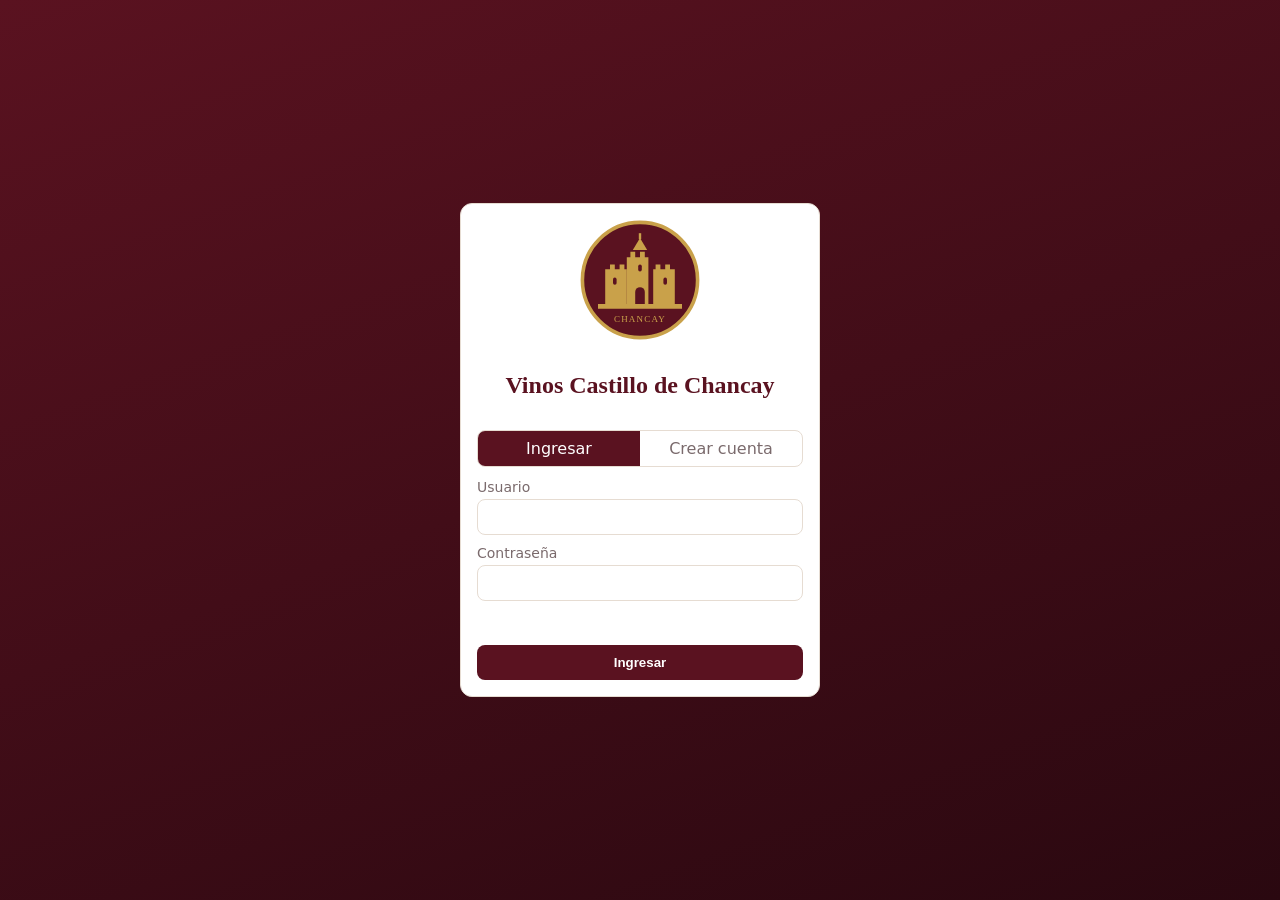
<file: index.html>
<!doctype html>
<html lang="es">
<head>
  <meta charset="utf-8">
  <meta name="viewport" content="width=device-width, initial-scale=1">
  <title>Vinos Castillo de Chancay</title>
  <link rel="icon" href="img/logo.svg">
  <link rel="stylesheet" href="css/estilos.css">
</head>
<body>

  <!-- LOGIN / REGISTRO -->
  <section id="login" class="login">
    <div class="card login-card">
      <img src="img/logo.svg" alt="Castillo de Chancay" class="logo-grande">
      <h1>Vinos Castillo de Chancay</h1>
      <div class="tabs">
        <button type="button" data-tab="ingresar" class="activo">Ingresar</button>
        <button type="button" data-tab="registro">Crear cuenta</button>
      </div>

      <form id="formLogin" class="form-grid">
        <label>Usuario <input id="usuario" autocomplete="username" required></label>
        <label>Contraseña <input id="clave" type="password" autocomplete="current-password" required></label>
        <p id="errorLogin" class="error"></p>
        <button class="btn">Ingresar</button>
      </form>

      <form id="formRegistro" class="form-grid oculto">
        <label>Nombre completo <input id="regNombre" required></label>
        <label>Usuario <input id="regUsuario" autocomplete="username" required></label>
        <label>Contraseña <input id="regClave" type="password" minlength="4" autocomplete="new-password" required></label>
        <p id="errorRegistro" class="error"></p>
        <button class="btn">Crear cuenta</button>
      </form>
    </div>
  </section>

  <div id="app" class="oculto">
    <header class="topbar">
      <div class="marca"><img src="img/logo.svg" alt=""><span>Castillo de Chancay</span></div>
      <nav id="nav"></nav>
      <div class="usuario">
        <span id="nombreUsuario"></span> <span id="rolUsuario" class="rol"></span>
        <button id="salir" class="btn-sec">Salir</button>
      </div>
    </header>

    <main>
      <!-- ===== CLIENTE ===== -->
      <section id="vista-tienda" class="vista oculto">
        <div class="cabecera">
          <h2>Nuestros vinos</h2>
          <input id="buscarTienda" placeholder="Buscar vino…">
        </div>
        <div id="catalogo" class="catalogo"></div>
      </section>

      <section id="vista-carrito" class="vista oculto">
        <h2>Mi carrito</h2>
        <div class="card tabla-wrap">
          <table>
            <thead><tr><th>Vino</th><th>Precio</th><th>Cantidad</th><th>Subtotal</th><th></th></tr></thead>
            <tbody id="tablaCarrito"></tbody>
          </table>
        </div>
        <div class="total-compra">
          <b>Total: <span id="totalCarrito">S/ 0.00</span></b>
          <button id="comprar" class="btn">Confirmar compra</button>
        </div>
        <p id="msgCarrito" class="error"></p>
      </section>

      <section id="vista-miscompras" class="vista oculto">
        <h2>Mis compras</h2>
        <div id="listaMisCompras"></div>
      </section>

      <!-- ===== ADMINISTRADOR ===== -->
      <section id="vista-panel" class="vista oculto">
        <h2>Panel</h2>
        <div class="stats">
          <div class="card stat"><span>Ventas de hoy</span><b id="sHoy">S/ 0.00</b></div>
          <div class="card stat"><span>Ventas totales</span><b id="sTotal">S/ 0.00</b></div>
          <div class="card stat"><span>Pedidos</span><b id="sPedidos">0</b></div>
          <div class="card stat"><span>Clientes</span><b id="sClientes">0</b></div>
          <div class="card stat"><span>Botellas en stock</span><b id="sStock">0</b></div>
          <div class="card stat"><span>Valor del inventario</span><b id="sValor">S/ 0.00</b></div>
        </div>
        <div class="dos-col">
          <div class="card">
            <h3>Vinos más vendidos</h3>
            <ol id="topVinos" class="lista"></ol>
          </div>
          <div class="card">
            <h3>Stock bajo (≤ 5 botellas)</h3>
            <ul id="stockBajo" class="lista"></ul>
          </div>
        </div>
      </section>

      <section id="vista-ventas" class="vista oculto">
        <div class="cabecera">
          <h2>Ventas</h2>
          <input id="filtroVentas" placeholder="Buscar por cliente o vino…">
          <input id="fechaVentas" type="date">
        </div>
        <div class="card tabla-wrap">
          <table>
            <thead><tr><th>N°</th><th>Fecha</th><th>Cliente</th><th>Detalle</th><th>Total</th><th></th></tr></thead>
            <tbody id="tablaVentas"></tbody>
            <tfoot><tr><th colspan="4">Total mostrado</th><th id="totalVentas">S/ 0.00</th><th></th></tr></tfoot>
          </table>
        </div>
      </section>

      <section id="vista-vinos" class="vista oculto">
        <div class="cabecera">
          <h2>Inventario de vinos</h2>
          <input id="buscar" placeholder="Buscar por nombre, tipo o cepa…">
          <button id="nuevoVino" class="btn">+ Nuevo vino</button>
        </div>
        <div class="card tabla-wrap">
          <table>
            <thead><tr><th>Nombre</th><th>Tipo</th><th>Cepa</th><th>Año</th><th>Precio</th><th>Stock</th><th></th></tr></thead>
            <tbody id="tablaVinos"></tbody>
          </table>
        </div>
      </section>

      <section id="vista-clientes" class="vista oculto">
        <h2>Clientes</h2>
        <div class="card tabla-wrap">
          <table>
            <thead><tr><th>Nombre</th><th>Usuario</th><th>Registrado</th><th>Compras</th><th>Total gastado</th></tr></thead>
            <tbody id="tablaClientes"></tbody>
          </table>
        </div>
      </section>
    </main>
  </div>

  <!-- MODAL VINO -->
  <dialog id="modalVino">
    <form id="formVino" method="dialog" class="form-grid">
      <h3 id="tituloModal">Nuevo vino</h3>
      <label>Nombre <input name="nombre" required></label>
      <label>Tipo
        <select name="tipo">
          <option>Tinto</option><option>Blanco</option><option>Rosado</option>
          <option>Espumante</option><option>Borgoña</option><option>Dulce</option>
        </select>
      </label>
      <label>Cepa <input name="cepa"></label>
      <label>Año <input name="anio" type="number" min="1900" max="2100"></label>
      <label>Precio (S/) <input name="precio" type="number" step="0.01" min="0" required></label>
      <label>Stock <input name="stock" type="number" min="0" required></label>
      <div class="acciones">
        <button type="button" id="cancelarVino" class="btn-sec">Cancelar</button>
        <button class="btn" value="ok">Guardar</button>
      </div>
    </form>
  </dialog>

  <script src="js/app.js"></script>
</body>
</html>
</file>
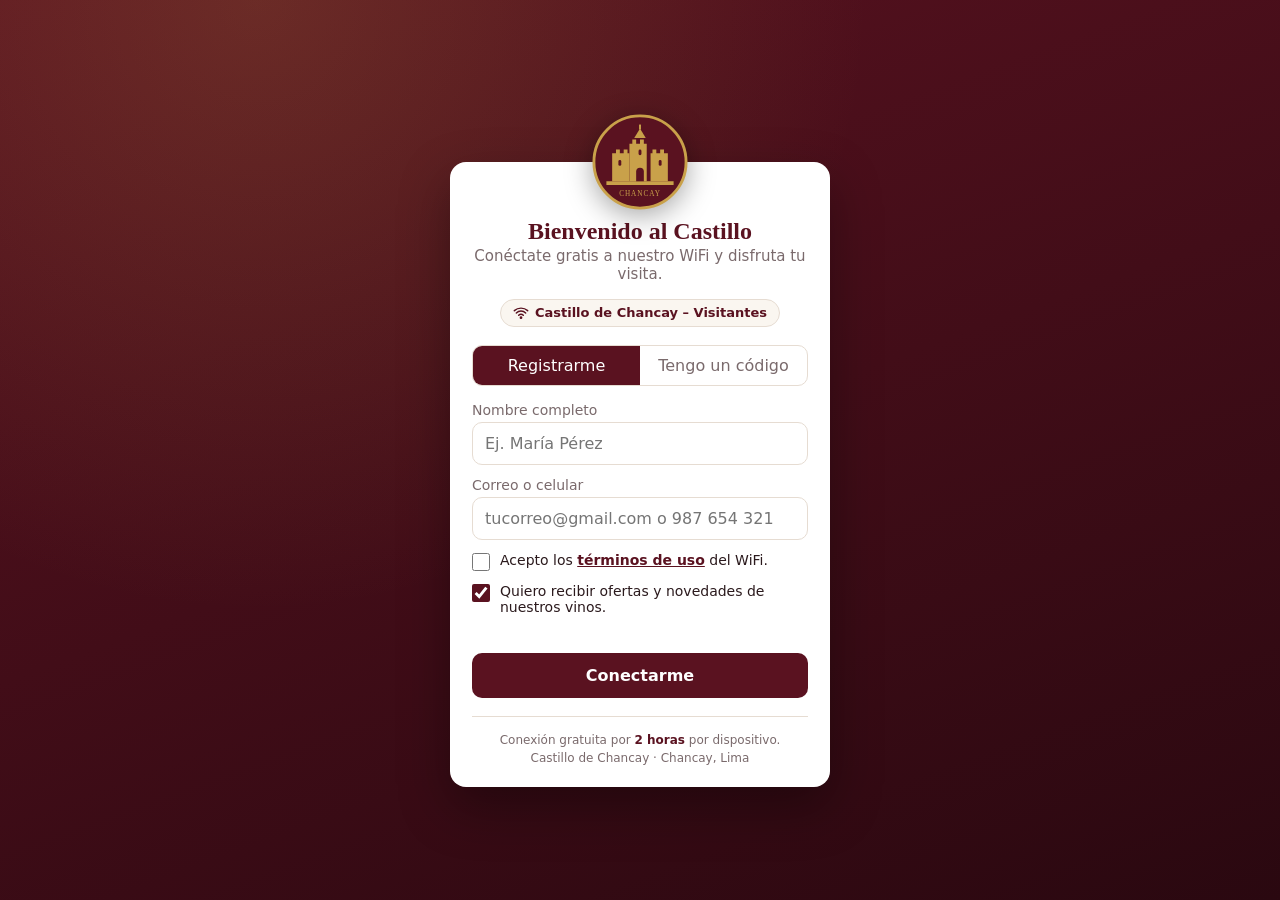
<file: portal/index.html>
<!doctype html>
<html lang="es">
<head>
  <meta charset="utf-8">
  <meta name="viewport" content="width=device-width, initial-scale=1">
  <title>WiFi Castillo de Chancay</title>
  <!--
    Portal cautivo – Castillo de Chancay
    Archivo único (CSS, JS y logo incluidos) para poder subirlo tal cual al router.
    Integración con el router: ver la sección "CONEXIÓN CON EL ROUTER" al final del script.
  -->
  <style>
    :root {
      --vino: #5a1220; --vino-2: #7d1a2e; --oro: #c9a14a;
      --fondo: #f6f1ea; --card: #fff; --texto: #2b1a1d; --muted: #7a6a6c; --borde: #e6dcd2;
    }
    * { box-sizing: border-box; }
    body {
      margin: 0; min-height: 100vh; font-family: system-ui, -apple-system, "Segoe UI", sans-serif;
      color: var(--texto); display: grid; place-items: center; padding: 72px 16px 24px;
      background:
        radial-gradient(circle at 20% 0%, rgba(201,161,74,.18), transparent 45%),
        linear-gradient(160deg, var(--vino) 0%, #2a0810 100%);
    }
    .oculto { display: none !important; }
    .card {
      width: 100%; max-width: 380px; background: var(--card); border-radius: 16px;
      padding: 28px 22px 20px; box-shadow: 0 20px 50px rgba(0,0,0,.35); text-align: center;
    }
    .logo { width: 96px; height: 96px; margin: -76px auto 8px; display: block;
      filter: drop-shadow(0 6px 14px rgba(0,0,0,.35)); }
    h1 { font-family: Georgia, serif; color: var(--vino); font-size: 24px; margin: 4px 0 2px; }
    .sub { color: var(--muted); margin: 0 0 16px; font-size: 15px; }
    .wifi { display: inline-flex; align-items: center; gap: 6px; background: #faf6f0;
      border: 1px solid var(--borde); color: var(--vino); font-weight: 600; font-size: 13px;
      padding: 5px 12px; border-radius: 99px; margin-bottom: 18px; }
    .wifi svg { width: 16px; height: 16px; }

    .tabs { display: flex; border: 1px solid var(--borde); border-radius: 10px; overflow: hidden; margin-bottom: 16px; }
    .tabs button { flex: 1; padding: 10px; border: 0; background: transparent; cursor: pointer; font: inherit; color: var(--muted); }
    .tabs button.activo { background: var(--vino); color: #fff; }

    form { display: grid; gap: 12px; text-align: left; }
    label { display: block; font-size: 14px; color: var(--muted); }
    input[type=text], input[type=email], input[type=tel] {
      width: 100%; padding: 11px 12px; border: 1px solid var(--borde); border-radius: 10px;
      font: inherit; font-size: 16px; margin-top: 4px; color: var(--texto); background: #fff;
    }
    input:focus { outline: 2px solid var(--oro); outline-offset: 1px; border-color: var(--oro); }
    .check { display: flex; gap: 10px; align-items: flex-start; font-size: 14px; color: var(--texto); }
    .check input { width: 18px; height: 18px; margin: 1px 0 0; accent-color: var(--vino); flex: none; }
    .check a { color: var(--vino); font-weight: 600; }
    .btn { width: 100%; background: var(--vino); color: #fff; border: 0; border-radius: 10px;
      padding: 13px 16px; cursor: pointer; font: inherit; font-weight: 700; font-size: 16px; }
    .btn:hover { background: var(--vino-2); }
    .btn:disabled { opacity: .6; cursor: wait; }
    .error { color: #b00020; min-height: 1em; margin: 0; font-size: 14px; }

    .pie { margin-top: 18px; padding-top: 14px; border-top: 1px solid var(--borde);
      color: var(--muted); font-size: 12px; line-height: 1.5; }
    .pie b { color: var(--vino); }

    /* Pantalla de éxito */
    .ok-icono { width: 64px; height: 64px; border-radius: 50%; background: #e9f5ec; color: #1e7a3c;
      display: grid; place-items: center; margin: 4px auto 10px; }
    .ok-icono svg { width: 34px; height: 34px; }
    .datos { background: #faf6f0; border: 1px solid var(--borde); border-radius: 10px; padding: 12px;
      text-align: left; font-size: 14px; margin: 14px 0; display: grid; gap: 6px; }
    .datos div { display: flex; justify-content: space-between; gap: 10px; }
    .datos span { color: var(--muted); }
    .promo { background: linear-gradient(135deg, var(--vino), #3a0a14); color: #fff; border-radius: 12px;
      padding: 14px; text-align: left; margin-bottom: 14px; }
    .promo b { color: var(--oro); font-family: Georgia, serif; font-size: 17px; display: block; margin-bottom: 2px; }
    .promo p { margin: 0; font-size: 14px; opacity: .9; }
    .codigo { display: inline-block; margin-top: 8px; border: 1px dashed var(--oro); color: var(--oro);
      padding: 3px 10px; border-radius: 6px; font-weight: 700; letter-spacing: 1px; }

    dialog { border: 0; border-radius: 14px; padding: 20px; width: min(420px, 92vw); max-height: 80vh; }
    dialog::backdrop { background: rgba(0,0,0,.5); }
    dialog h3 { font-family: Georgia, serif; color: var(--vino); margin-top: 0; }
    dialog ol { padding-left: 18px; font-size: 14px; line-height: 1.5; color: var(--texto); }
  </style>
</head>
<body>

  <!-- ===== REGISTRO ===== -->
  <main id="pantallaIngreso" class="card">
    <svg class="logo" viewBox="0 0 200 200" role="img" aria-label="Castillo de Chancay">
      <circle cx="100" cy="100" r="96" fill="#5a1220" stroke="#c9a14a" stroke-width="6"/>
      <g fill="#c9a14a">
        <path d="M42 140V82h8v-8h8v8h8v-8h8v8h4v58z"/><path d="M122 140V82h4v-8h8v8h8v-8h8v8h8v58z"/>
        <path d="M78 140V62h6v-9h8v9h8v-9h8v9h6v78z"/><path d="M100 30l12 20H88z"/>
        <rect x="98" y="22" width="4" height="10"/><path d="M30 140h140v8H30z"/>
      </g>
      <g fill="#5a1220">
        <path d="M92 140v-20a8 8 0 0 1 16 0v20z"/><rect x="55" y="96" width="6" height="12" rx="3"/>
        <rect x="139" y="96" width="6" height="12" rx="3"/><rect x="97" y="74" width="6" height="12" rx="3"/>
      </g>
      <text x="100" y="170" text-anchor="middle" font-family="Georgia, serif" font-size="15" fill="#c9a14a" letter-spacing="2">CHANCAY</text>
    </svg>

    <h1>Bienvenido al Castillo</h1>
    <p class="sub">Conéctate gratis a nuestro WiFi y disfruta tu visita.</p>
    <span class="wifi">
      <svg viewBox="0 0 24 24" fill="none" stroke="currentColor" stroke-width="2.2" stroke-linecap="round"><path d="M2 8.5a15 15 0 0 1 20 0"/><path d="M5 12a10 10 0 0 1 14 0"/><path d="M8.5 15.5a5 5 0 0 1 7 0"/><circle cx="12" cy="19" r="1" fill="currentColor"/></svg>
      Castillo de Chancay – Visitantes
    </span>

    <div class="tabs">
      <button type="button" data-tab="registro" class="activo">Registrarme</button>
      <button type="button" data-tab="codigo">Tengo un código</button>
    </div>

    <form id="formRegistro" novalidate>
      <label>Nombre completo
        <input type="text" id="nombre" autocomplete="name" placeholder="Ej. María Pérez" required>
      </label>
      <label>Correo o celular
        <input type="text" id="contacto" autocomplete="email" placeholder="tucorreo@gmail.com o 987 654 321" required>
      </label>
      <label class="check">
        <input type="checkbox" id="terminos">
        <span>Acepto los <a href="#" id="verTerminos">términos de uso</a> del WiFi.</span>
      </label>
      <label class="check">
        <input type="checkbox" id="promos" checked>
        <span>Quiero recibir ofertas y novedades de nuestros vinos.</span>
      </label>
      <p id="errorRegistro" class="error"></p>
      <button class="btn">Conectarme</button>
    </form>

    <form id="formCodigo" class="oculto" novalidate>
      <label>Código de acceso
        <input type="text" id="codigo" placeholder="Ej. VINO-2026" autocapitalize="characters" required>
      </label>
      <p class="sub" style="margin:0;font-size:13px">Pide tu código en recepción o en la tienda de vinos.</p>
      <p id="errorCodigo" class="error"></p>
      <button class="btn">Conectarme</button>
    </form>

    <div class="pie">
      Conexión gratuita por <b>2 horas</b> por dispositivo.<br>
      Castillo de Chancay · Chancay, Lima
    </div>
  </main>

  <!-- ===== CONECTADO ===== -->
  <main id="pantallaOk" class="card oculto">
    <div class="ok-icono">
      <svg viewBox="0 0 24 24" fill="none" stroke="currentColor" stroke-width="3" stroke-linecap="round" stroke-linejoin="round"><path d="M5 12.5l4.5 4.5L19 7.5"/></svg>
    </div>
    <h1>¡Ya estás conectado!</h1>
    <p class="sub" id="saludo">Disfruta tu visita.</p>

    <div class="datos">
      <div><span>Red</span><b>Castillo de Chancay – Visitantes</b></div>
      <div><span>Tiempo restante</span><b id="tiempo">2:00:00</b></div>
    </div>

    <div class="promo">
      <b>10% de descuento en la tienda</b>
      <p>Muestra este código al comprar tus vinos durante tu visita.</p>
      <span class="codigo">CASTILLO10</span>
    </div>

    <button class="btn" id="navegar">Empezar a navegar</button>
  </main>

  <!-- ===== TÉRMINOS ===== -->
  <dialog id="modalTerminos">
    <h3>Términos de uso del WiFi</h3>
    <ol>
      <li>El servicio es gratuito y está disponible durante tu visita (2 horas por dispositivo).</li>
      <li>No está permitido usar la red para actividades ilegales, descargas masivas o contenido inapropiado.</li>
      <li>Tus datos se usan solo para darte acceso y, si lo aceptaste, para enviarte ofertas. Puedes darte de baja cuando quieras.</li>
      <li>La velocidad puede variar según la cantidad de usuarios conectados.</li>
      <li>El Castillo puede interrumpir la conexión en caso de mal uso.</li>
    </ol>
    <button class="btn" id="cerrarTerminos">Entendido</button>
  </dialog>

  <script>
    var DURACION_SEG = 2 * 60 * 60;          // 2 horas
    var CODIGOS_VALIDOS = ['VINO-2026', 'CASTILLO', 'VISITA'];
    var URL_DESPUES = 'https://www.google.com';

    var $ = function (id) { return document.getElementById(id); };

    // Pestañas
    document.querySelectorAll('.tabs button').forEach(function (b) {
      b.onclick = function () {
        document.querySelectorAll('.tabs button').forEach(function (x) { x.classList.toggle('activo', x === b); });
        $('formRegistro').classList.toggle('oculto', b.dataset.tab !== 'registro');
        $('formCodigo').classList.toggle('oculto', b.dataset.tab !== 'codigo');
      };
    });

    // Términos
    $('verTerminos').onclick = function (e) { e.preventDefault(); $('modalTerminos').showModal(); };
    $('cerrarTerminos').onclick = function () { $('modalTerminos').close(); $('terminos').checked = true; };

    function esContactoValido(v) {
      var correo = /^[^\s@]+@[^\s@]+\.[^\s@]+$/.test(v);
      var celular = /^9\d{8}$/.test(v.replace(/[\s+-]/g, '').replace(/^51/, ''));
      return correo || celular;
    }

    function guardarRegistro(datos) {
      try {
        var lista = JSON.parse(localStorage.getItem('wifiRegistros') || '[]');
        lista.push(datos);
        localStorage.setItem('wifiRegistros', JSON.stringify(lista));
      } catch (e) { /* sin almacenamiento: seguimos igual */ }
    }

    $('formRegistro').onsubmit = function (e) {
      e.preventDefault();
      var nombre = $('nombre').value.trim();
      var contacto = $('contacto').value.trim();
      var err = $('errorRegistro');
      if (nombre.length < 3) { err.textContent = 'Escribe tu nombre completo.'; return; }
      if (!esContactoValido(contacto)) { err.textContent = 'Ingresa un correo o un celular válido (9 dígitos).'; return; }
      if (!$('terminos').checked) { err.textContent = 'Debes aceptar los términos de uso.'; return; }
      err.textContent = '';
      guardarRegistro({ nombre: nombre, contacto: contacto, promos: $('promos').checked, fecha: new Date().toISOString() });
      conectar(this, nombre.split(' ')[0]);
    };

    $('formCodigo').onsubmit = function (e) {
      e.preventDefault();
      var c = $('codigo').value.trim().toUpperCase();
      if (CODIGOS_VALIDOS.indexOf(c) === -1) { $('errorCodigo').textContent = 'Código no válido. Consulta en recepción.'; return; }
      $('errorCodigo').textContent = '';
      conectar(this, null);
    };

    function conectar(form, nombre) {
      var btn = form.querySelector('.btn');
      btn.disabled = true; btn.textContent = 'Conectando…';
      setTimeout(function () {
        // ===== CONEXIÓN CON EL ROUTER =====
        // Aquí se autoriza el dispositivo en el router. Ejemplo para MikroTik Hotspot:
        //   enviar un formulario POST a $(link-login-only) con username/password del usuario de visitantes.
        // Para OpenWRT (openNDS) se redirige a la URL de autenticación que entrega el router.
        $('pantallaIngreso').classList.add('oculto');
        $('pantallaOk').classList.remove('oculto');
        $('saludo').textContent = nombre ? '¡Hola, ' + nombre + '! Disfruta tu visita.' : 'Disfruta tu visita.';
        iniciarContador();
      }, 900);
    }

    function iniciarContador() {
      var fin = Date.now() + DURACION_SEG * 1000;
      function pintar() {
        var s = Math.max(0, Math.round((fin - Date.now()) / 1000));
        var h = Math.floor(s / 3600), m = Math.floor(s % 3600 / 60), ss = s % 60;
        $('tiempo').textContent = h + ':' + String(m).padStart(2, '0') + ':' + String(ss).padStart(2, '0');
      }
      pintar(); setInterval(pintar, 1000);
    }

    $('navegar').onclick = function () { location.href = URL_DESPUES; };
  </script>
</body>
</html>
</file>
<file: css/estilos.css>
:root {
  --vino: #5a1220;
  --vino-2: #7d1a2e;
  --oro: #c9a14a;
  --fondo: #f6f1ea;
  --card: #fff;
  --texto: #2b1a1d;
  --muted: #7a6a6c;
  --borde: #e6dcd2;
}
* { box-sizing: border-box; }
body { margin: 0; font-family: system-ui, -apple-system, "Segoe UI", sans-serif; background: var(--fondo); color: var(--texto); }
h1, h2, h3 { font-family: Georgia, serif; color: var(--vino); }
.oculto { display: none !important; }
.muted { color: var(--muted); margin-top: -8px; }
.error { color: #b00020; min-height: 1em; margin: 4px 0; }

.card { background: var(--card); border: 1px solid var(--borde); border-radius: 12px; padding: 16px; }
.btn { background: var(--vino); color: #fff; border: 0; border-radius: 8px; padding: 10px 16px; cursor: pointer; font-weight: 600; }
.btn:hover { background: var(--vino-2); }
.btn-sec { background: transparent; border: 1px solid var(--borde); border-radius: 8px; padding: 8px 12px; cursor: pointer; color: inherit; }
input, select { width: 100%; padding: 9px 10px; border: 1px solid var(--borde); border-radius: 8px; font: inherit; margin-top: 4px; }
label { display: block; font-size: 14px; color: var(--muted); }

/* Login */
.login { min-height: 100vh; display: grid; place-items: center; padding: 16px;
  background: linear-gradient(160deg, var(--vino) 0%, #2a0810 100%); }
.login-card { width: 100%; max-width: 360px; text-align: center; display: grid; gap: 12px; }
.login-card label { text-align: left; }
.logo-grande { width: 120px; margin: 0 auto; }

/* Topbar */
.topbar { display: flex; align-items: center; gap: 16px; flex-wrap: wrap; padding: 10px 16px; background: var(--vino); color: #fff; }
.marca { display: flex; align-items: center; gap: 10px; font-family: Georgia, serif; font-size: 18px; color: var(--oro); }
.marca img { width: 40px; height: 40px; }
nav { display: flex; gap: 4px; flex: 1; }
nav button { background: transparent; color: #fff; border: 0; padding: 8px 12px; border-radius: 8px; cursor: pointer; font: inherit; }
nav button.activo, nav button:hover { background: rgba(255,255,255,.15); }
.usuario { display: flex; align-items: center; gap: 8px; }
.usuario .btn-sec { border-color: rgba(255,255,255,.4); }

main { max-width: 1100px; margin: 0 auto; padding: 16px; }
.stats { display: grid; grid-template-columns: repeat(auto-fit, minmax(200px, 1fr)); gap: 12px; margin-bottom: 16px; }
.stat span { display: block; color: var(--muted); font-size: 14px; }
.stat b { font-size: 26px; color: var(--vino); }
.lista { margin: 0; padding-left: 18px; }

.cabecera { display: flex; gap: 12px; align-items: center; flex-wrap: wrap; }
.cabecera h2 { margin-right: auto; }
.cabecera input { max-width: 300px; margin: 0; }

.tabla-wrap { overflow-x: auto; padding: 0; margin-top: 12px; }
table { width: 100%; border-collapse: collapse; }
th, td { padding: 10px 12px; text-align: left; border-bottom: 1px solid var(--borde); white-space: nowrap; }
th { background: #faf6f0; font-size: 13px; color: var(--muted); }
td .btn-sec { padding: 4px 8px; font-size: 13px; }
.bajo { color: #b00020; font-weight: 700; }

.fila-form { display: grid; grid-template-columns: 2fr 1fr 2fr auto; gap: 12px; align-items: end; }
@media (max-width: 700px) { .fila-form { grid-template-columns: 1fr; } }

dialog { border: 0; border-radius: 12px; padding: 20px; width: min(420px, 92vw); }
dialog::backdrop { background: rgba(0,0,0,.45); }
.form-grid { display: grid; gap: 10px; }
.form-grid h3 { margin: 0 0 4px; }
.acciones { display: flex; justify-content: flex-end; gap: 8px; margin-top: 6px; }

/* Login tabs */
.tabs { display: flex; border: 1px solid var(--borde); border-radius: 8px; overflow: hidden; }
.tabs button { flex: 1; padding: 8px; border: 0; background: transparent; cursor: pointer; font: inherit; color: var(--muted); }
.tabs button.activo { background: var(--vino); color: #fff; }
.login-card .form-grid { text-align: left; }

.rol { background: var(--oro); color: var(--vino); font-size: 12px; font-weight: 700; padding: 2px 8px; border-radius: 99px; }
.badge { background: var(--oro); color: var(--vino); font-size: 12px; font-weight: 700; padding: 1px 7px; border-radius: 99px; }
.btn:disabled { opacity: .5; cursor: not-allowed; }

/* Catálogo */
.catalogo { display: grid; grid-template-columns: repeat(auto-fill, minmax(220px, 1fr)); gap: 14px; margin-top: 12px; }
.producto { display: flex; flex-direction: column; gap: 4px; }
.producto h3 { margin: 6px 0 0; }
.producto p { margin: 0; }
.producto .btn { margin-top: auto; }
.botella { height: 110px; border-radius: 8px; display: grid; place-items: center; font-size: 48px; background: #f3e6e8; }
.tipo-blanco, .tipo-espumante { background: #f7f0d6; }
.tipo-rosado { background: #fbe3e8; }
.tipo-dulce { background: #f6e7d3; }
.precio { font-size: 20px; font-weight: 700; color: var(--vino); }

.cant { width: 80px; margin: 0; }
.total-compra { display: flex; justify-content: flex-end; align-items: center; gap: 16px; margin-top: 12px; font-size: 18px; }
.pedido { display: grid; grid-template-columns: 1.5fr 2fr auto; gap: 12px; align-items: center; margin-bottom: 10px; }
@media (max-width: 700px) { .pedido { grid-template-columns: 1fr; } }
.dos-col { display: grid; grid-template-columns: repeat(auto-fit, minmax(280px, 1fr)); gap: 12px; }
.cabecera input[type=date] { max-width: 170px; }
tfoot th { background: #faf6f0; color: var(--texto); }
</file>
